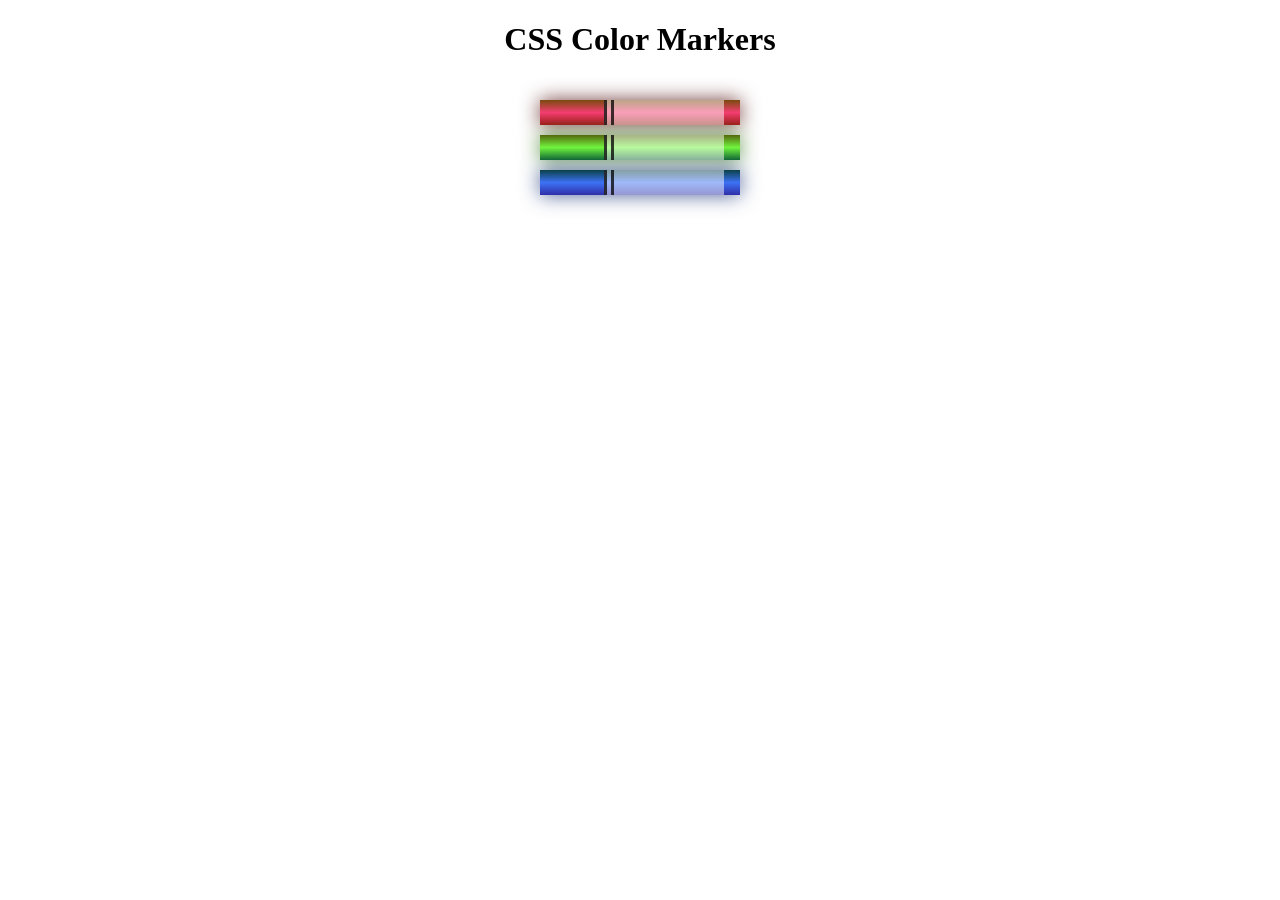
<file: Colored Markers/index.html>
<!DOCTYPE html>
<html lang="en">
  <head>
    <meta charset="utf-8">
    <meta name="viewport" content="width=device-width, initial-scale=1.0">
    <title>Colored Markers</title>
    <link rel="stylesheet" href="styles.css">
  </head>
  <body>
    <h1>CSS Color Markers</h1>
    <div class="container">
      <div class="marker red">
        <div class="cap"></div>
        <div class="sleeve"></div>
      </div>
      <div class="marker green">
        <div class="cap"></div>
        <div class="sleeve"></div>
      </div>
      <div class="marker blue">
        <div class="cap"></div>
        <div class="sleeve"></div>
      </div>
    </div>
  </body>
</html>
</file>
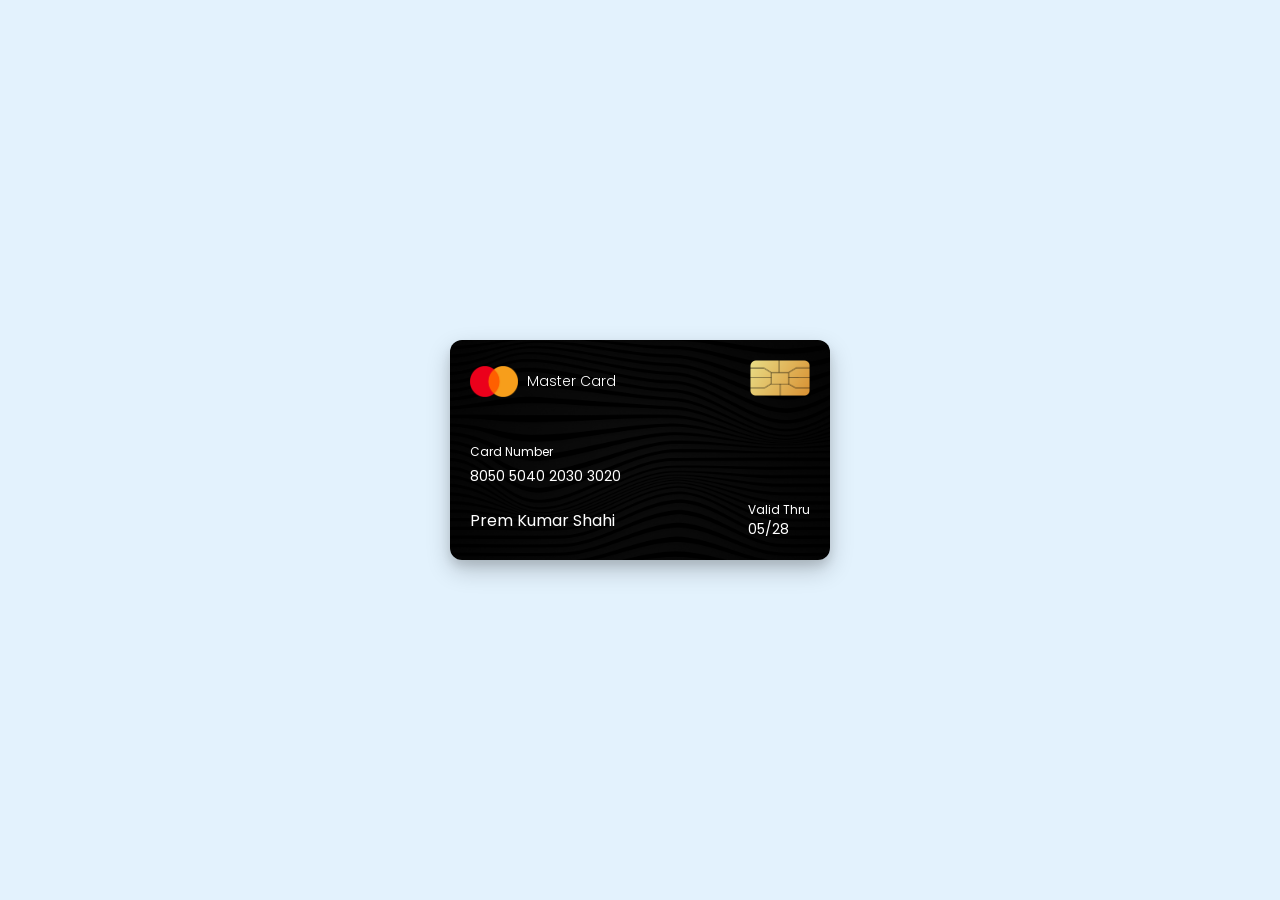
<file: CreditCard/index.html>
<!DOCTYPE html>
<html lang="en">
<head>
  <meta charset="UTF-8">
  <meta name="viewport" content="width=device-width, initial-scale=1.0">
  <link rel="stylesheet" href="style.css">
  <title>Credit Card</title>
</head>
<body>
  <div class="container">
        <div class="header">
          <div class="logo">
            <img src="images/logo.png" alt="logo">
            <span>Master Card</span>
          </div>
          <div class="chip">
            <img src="images/chip.png" alt="chip">
          </div>
        </div>
        <div class="credentials">
          <div class="card-number">
            <p>Card Number</p>
            <p class="number">8050 5040 2030 3020</p>
          </div>
          <div class="card-details">
            <div class="name">Prem Kumar Shahi</div>
            <div class="valid">
              <p class="text">Valid Thru</p>
              <p class="date">05/28</p>
            </div>
          </div>
        </div>

  </div>
</body>
</html>
</file>
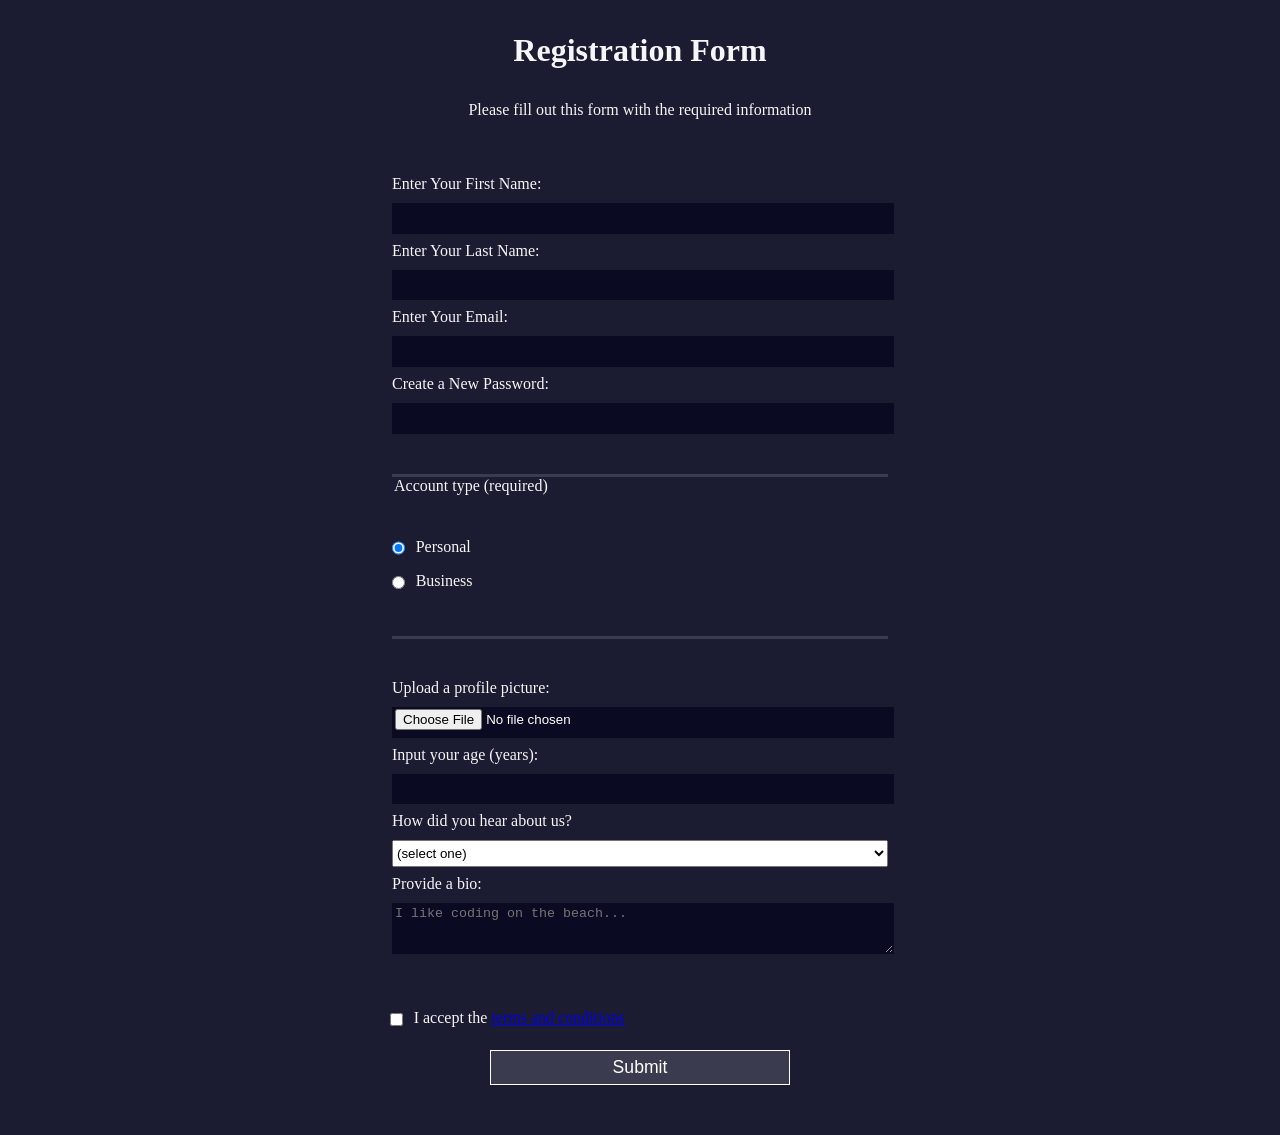
<file: HTML Forms/index.html>
<!DOCTYPE html>
<html lang="en">
  <head>
    <meta charset="UTF-8">
    <title>Registration Form</title>
    <link rel="stylesheet" href="style.css" />
  </head>
  <body>
    <h1>Registration Form</h1>
    <p>Please fill out this form with the required information</p>
    <form method="post" action='https://register-demo.freecodecamp.org'>
      <fieldset>
        <label for="first-name">Enter Your First Name: <input id="first-name" name="first-name" type="text" required /></label>
        <label for="last-name">Enter Your Last Name: <input id="last-name" name="last-name" type="text" required /></label>
        <label for="email">Enter Your Email: <input id="email" name="email" type="email" required /></label>
        <label for="new-password">Create a New Password: <input id="new-password" name="new-password" type="password" pattern="[a-z0-5]{8,}" required /></label>
      </fieldset>
      <fieldset>
        <legend>Account type (required)</legend>
        <label for="personal-account"><input id="personal-account" type="radio" name="account-type" class="inline" checked /> Personal</label>
        <label for="business-account"><input id="business-account" type="radio" name="account-type" class="inline" /> Business</label>
      </fieldset>
      <fieldset>
        <label for="profile-picture">Upload a profile picture: <input id="profile-picture" type="file" name="file" /></label>
        <label for="age">Input your age (years): <input id="age" type="number" name="age" min="13" max="120" /></label>
        <label for="referrer">How did you hear about us?
          <select id="referrer" name="referrer">
            <option value="">(select one)</option>
            <option value="1">freeCodeCamp News</option>
            <option value="2">freeCodeCamp YouTube Channel</option>
            <option value="3">freeCodeCamp Forum</option>
            <option value="4">Other</option>
          </select>
        </label>
        <label for="bio">Provide a bio:
          <textarea id="bio" name="bio" rows="3" cols="30" placeholder="I like coding on the beach..."></textarea>
        </label>
      </fieldset>
      <label for="terms-and-conditions">
        <input class="inline" id="terms-and-conditions" type="checkbox" required name="terms-and-conditions" /> I accept the <a href="https://www.freecodecamp.org/news/terms-of-service/">terms and conditions</a>
      </label>
      <input type="submit" value="Submit" />
    </form>
  </body>
</html>
</file>
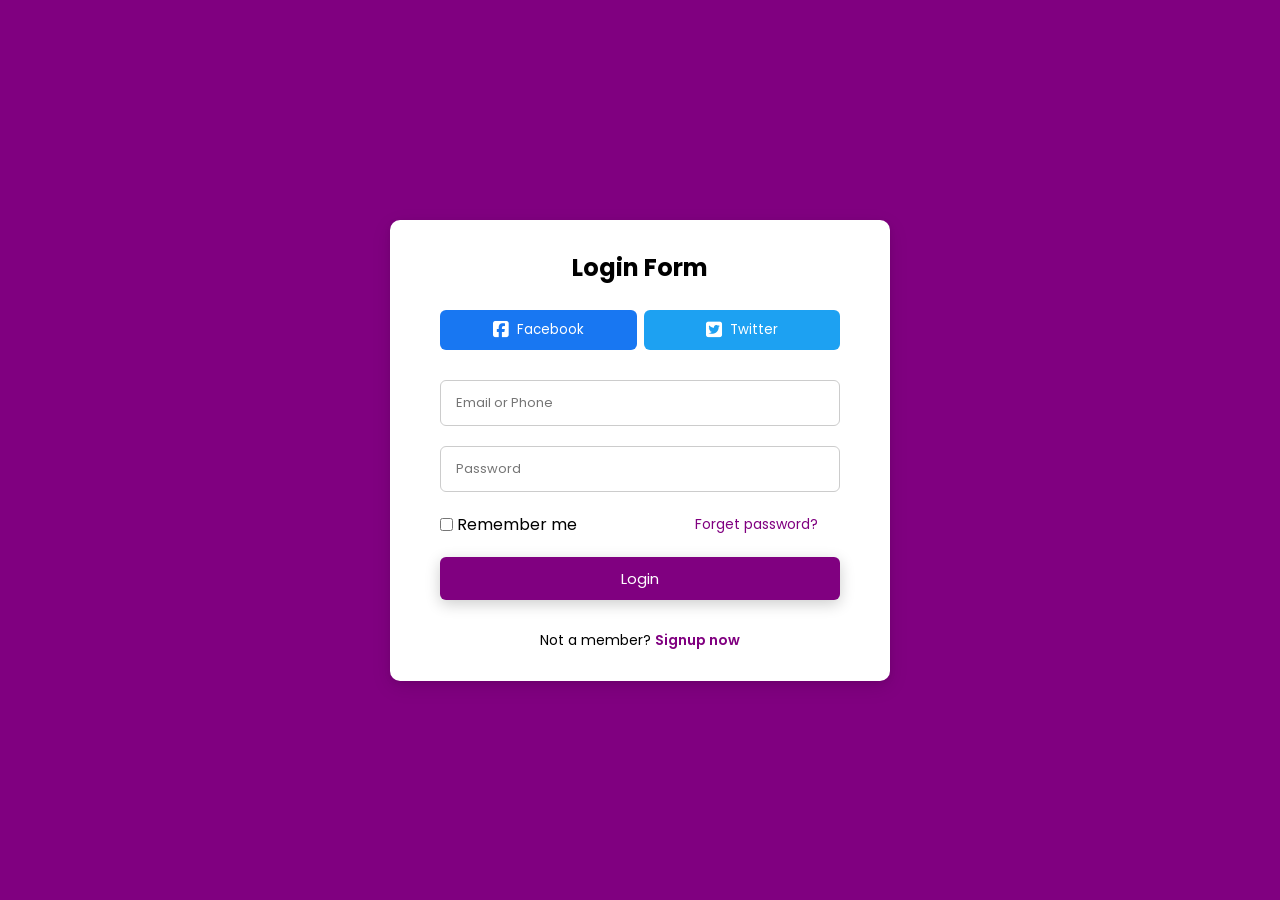
<file: LoginForm/index.html>
<!DOCTYPE html>
<html lang="en">
  <head>
    <meta charset="UTF-8" />
    <meta name="viewport" content="width=device-width, initial-scale=1.0" />
    <link
      href="https://cdnjs.cloudflare.com/ajax/libs/font-awesome/6.5.1/css/all.min.css"
      rel="stylesheet"
    />
    <link rel="stylesheet" href="style.css" />
    <title>Login Form</title>
  </head>
  <body>
    <div class="container">
      <h2>Login Form</h2>
      <div class="social-media">
        <button class="facebook">
          <i class="fa-brands fa-square-facebook"></i><span>Facebook</span>
        </button>
        <button class="twitter">
          <i class="fa-brands fa-square-twitter"></i><span>Twitter</span>
        </button>
      </div>
      <form>
        <input type="text" placeholder="Email or Phone" name="email or phone" />
        <input type="password" placeholder="Password" />
        <div class="login-rows">
          <input type="checkbox" name="rememberMe" id="remember" />&nbsp;
          <label for="remember">Remember me</label>
          <a href="#" class="forget">Forget password?</a>
        </div>
        <button type="submit">Login</button>
      </form>
      <div class="footer">
        Not a member? <span class="signup">Signup now</span>
      </div>
    </div>
  </body>
</html>
</file>
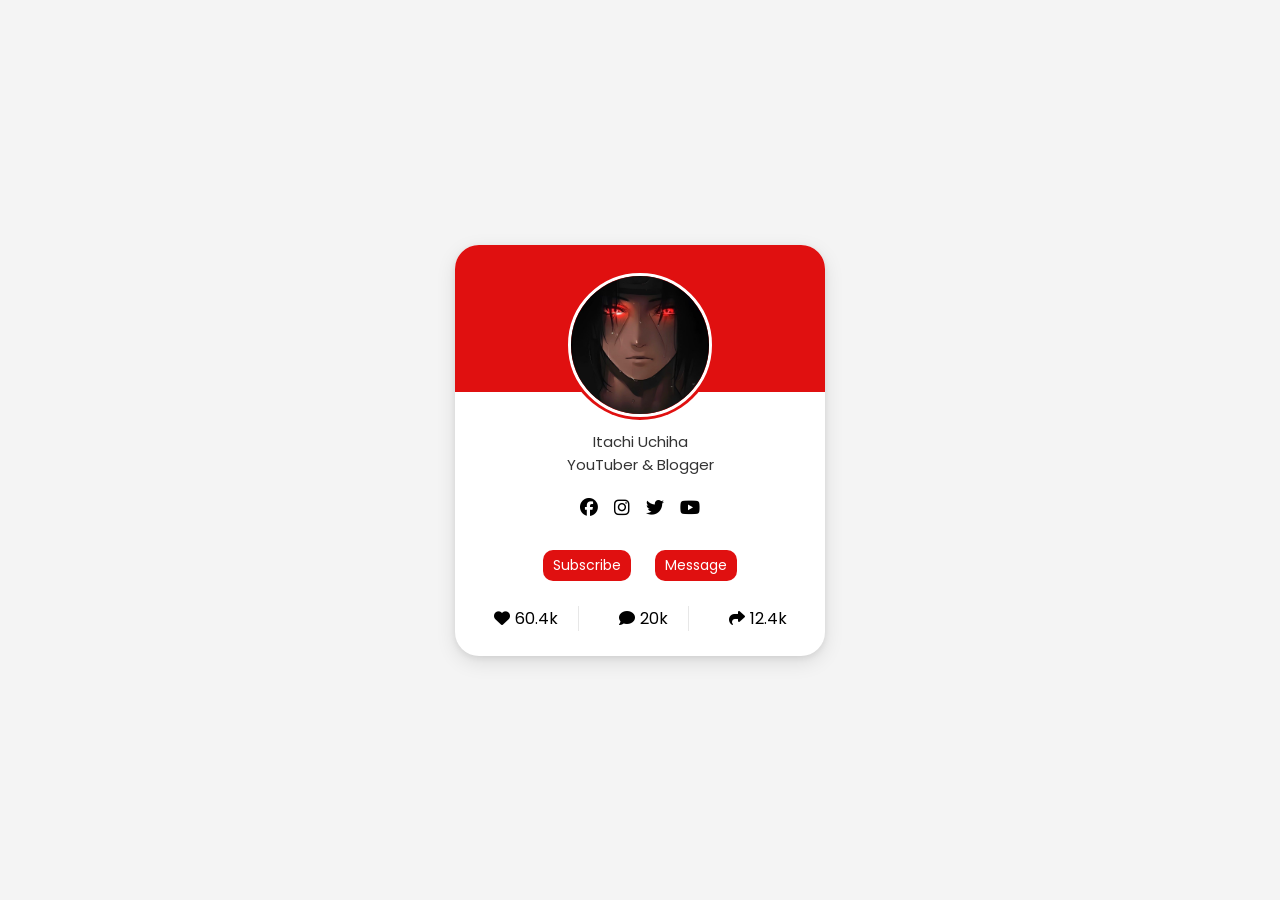
<file: ProfileCard/index.html>
<!DOCTYPE html>
<html lang="en">
  <head>
    <meta charset="UTF-8" />
    <meta name="viewport" content="width=device-width, initial-scale=1.0" />
    <link rel="stylesheet" href="styles.css" />
    <!-- Font Awesome 6 CDN -->
<link
  href="https://cdnjs.cloudflare.com/ajax/libs/font-awesome/6.5.1/css/all.min.css"
  rel="stylesheet"
/>

    <title>Profile Card</title>
  </head>
  <body>
    <div class="profile-card">
      <div class="image">
        <img src="itachi.jpg" alt="profile-image" />
      </div>
      <div class="profile-info">
        <span>Itachi Uchiha</span>
        <span>YouTuber & Blogger</span>
      </div>
    <div class="media-buttons">
        <a href="#"><i class="fab fa-facebook"></i></a>
        <a href="#"><i class="fab fa-instagram"></i></a>
        <a href="#"><i class="fab fa-twitter"></i></a>
        <a href="#"><i class="fab fa-youtube"></i></a>
    </div>

      <div class="buttons">
        <button>Subscribe</button>
        <button>Message</button>
      </div>
      <div class="analytics">
        <div class="data">
          <i class="fa-solid fa-heart"></i>
          <span>60.4k</span>
        </div>
        <div class="data">
          <i class="fa-solid fa-comment"></i>
          <span>20k</span>
        </div>
        <div class="data">
          <i class="fa-solid fa-share"></i>
          <span>12.4k</span>
        </div>
      </div>
    </div>
  </body>
</html>
</file>
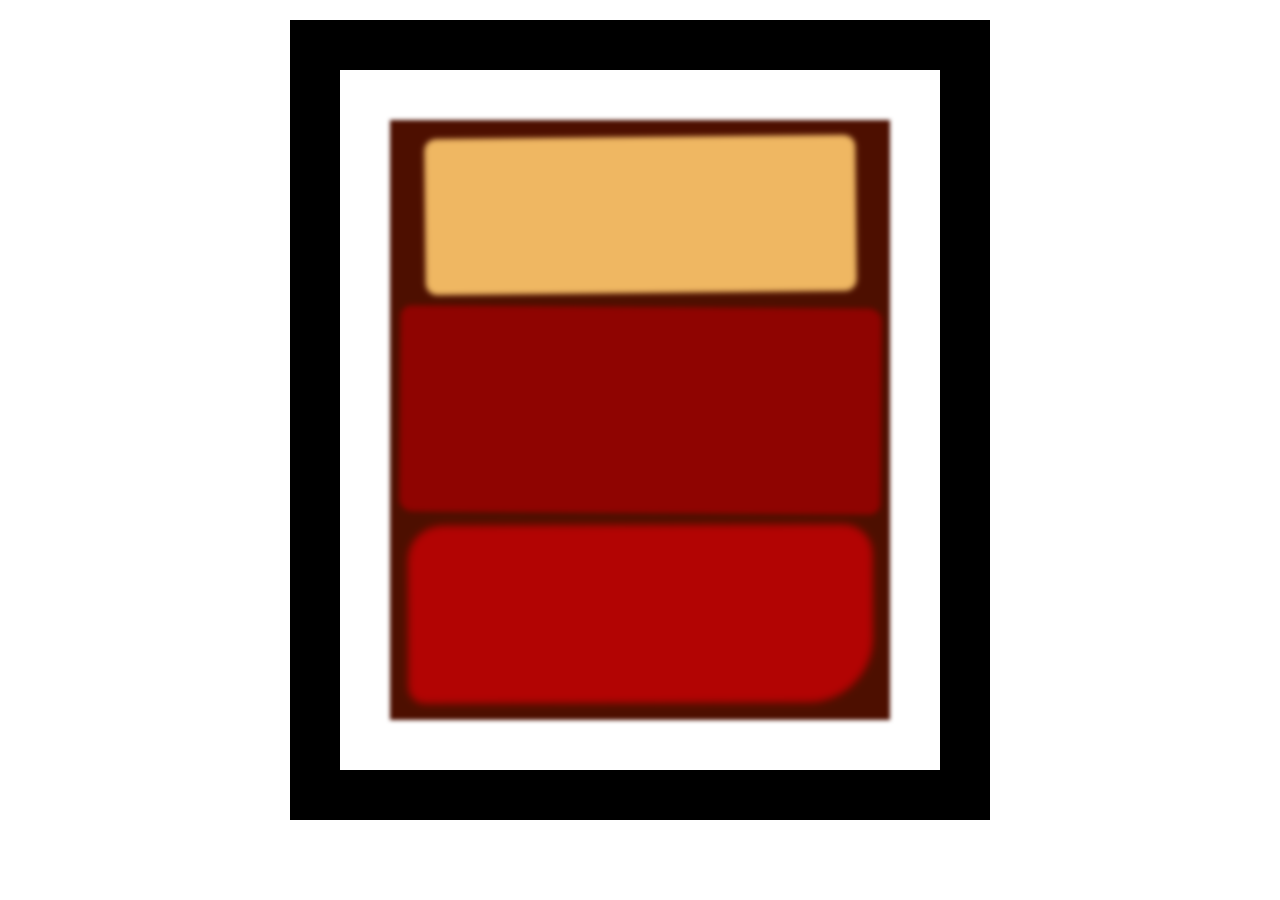
<file: RothkoPainting/index.html>
<!DOCTYPE html>
<html lang="en">
  <head>
    <meta charset="UTF-8">
    <title>Rothko Painting</title>
    <link href="./styles.css" rel="stylesheet">
  </head>
  <body>
    <div class="frame">
      <div class="canvas">
        <div class="one"></div>
        <div class="two"></div>
        <div class="three"></div>
      </div>
    </div>
  </body>
</html>
</file>
<file: Colored Markers/styles.css>
h1 {
  text-align: center;
}

.container {
  background-color: rgb(255, 255, 255);
  padding: 10px 0;
}

.marker {
  width: 200px;
  height: 25px;
  margin: 10px auto;
}

.cap {
  width: 60px;
  height: 25px;
}

.sleeve {
  width: 110px;
  height: 25px;
  background-color: rgba(255, 255, 255, 0.5);
  border-left: 10px double rgba(0, 0, 0, 0.75);
}

.cap, .sleeve {
  display: inline-block;
}

.red {
  background: linear-gradient(rgb(122, 74, 14), rgb(245, 62, 113), rgb(162, 27, 27));
  box-shadow: 0 0 20px 0 rgba(83, 14, 14, 0.8);
}

.green {
  background: linear-gradient(#55680D, #71F53E, #116C31);
  box-shadow: 0 0 20px 0 #3B7E20CC;
}

.blue {
  background: linear-gradient(hsl(186, 76%, 16%), hsl(223, 90%, 60%), hsl(240, 56%, 42%));
  box-shadow: 0 0 20px 0  hsla(223,59%,31%,0.8);
}
</file>
<file: CreditCard/style.css>
@import url("https://fonts.googleapis.com/css2?family=Outfit:wght@100..900&family=Plus+Jakarta+Sans:ital,wght@0,200..800;1,200..800&family=Poppins:ital,wght@0,100;0,200;0,300;0,400;0,500;0,600;0,700;0,800;0,900;1,100;1,200;1,300;1,400;1,500;1,600;1,700;1,800;1,900&display=swap");

* {
  margin: 0;
  padding: 0;
  box-sizing: border-box;
  font-family: "Poppins", sans-serif;
  color: white;
}

body {
  /* width: 100vw; */
  min-height: 100vh;
  display: flex;
  justify-content: center;
  align-items: center;
  background-color: #e3f2fd;
}

.container {
  background-image: url(images/bg.png);
  background-size: cover;
  border-radius: 12px;
  padding: 20px;
  max-width: 380px;
  width: 100%;
  box-shadow: 0 10px 25px rgba(0, 0, 0, 0.2), 0 6px 10px rgba(0, 0, 0, 0.1);
}

.header {
  display: flex;
  align-items: center;
  justify-content: space-between;
}

.logo {
  display: flex;
  justify-content: center;
  align-items: center;
}

.logo img {
  width: 48px;
}

span {
  margin-left: 9px;
  color: white;
  font-size: 14px;
  font-weight: 300;
}

.chip img {
  width: 60px;
}

.credentials {
    margin-top: 40px;
}

.card-number:nth-child(1) {
  font-size: 12px;
  margin-bottom: 9px;
}

.number {
    margin-top: 5px;
    font-size: 14px;
}

.card-details {
  display: flex;
  justify-content: space-between;
  align-items: center;
  margin-top: 14px;
}

.name {
    font-size: 16px;
    font-weight: 400;
}

.text {
    font-size: 12px;
}

.date {
     font-size: 14px;
}
</file>
<file: HTML Forms/style.css>
body {
  width: 100%;
  height: 100vh;
  margin: 0;
  background-color: #1b1b32;
  color: #f5f6f7;
  font-family: Tahoma;
  font-size: 16px;
}

h1, p {
  margin: 1em auto;
  text-align: center;
}

form {
  width: 60vw;
  max-width: 500px;
  min-width: 300px;
  margin: 0 auto;
  padding-bottom: 2em;
}

fieldset {
  border: none;
  padding: 2rem 0;
  border-bottom: 3px solid #3b3b4f;
}

fieldset:last-of-type {
  border-bottom: none;
}

label {
  display: block;
  margin: 0.5rem 0;
}

input,
textarea,
select {
  margin: 10px 0 0 0;
  width: 100%;
  min-height: 2em;
}

input, textarea {
  background-color: #0a0a23;
  border: 1px solid #0a0a23;
  color: #ffffff;
}

.inline {
  width: unset;
  margin: 0 0.5em 0 0;
  vertical-align: middle;
}

input[type="submit"] {
  display: block;
  width: 60%;
  margin: 1em auto;
  height: 2em;
  font-size: 1.1rem;
  background-color: #3b3b4f;
  border-color: white;
  min-width: 300px;
}

input[type="file"] {
  padding: 1px 2px;
}
</file>
<file: LoginForm/style.css>
@import url("https://fonts.googleapis.com/css2?family=Outfit:wght@100..900&family=Plus+Jakarta+Sans:ital,wght@0,200..800;1,200..800&family=Poppins:ital,wght@0,100;0,200;0,300;0,400;0,500;0,600;0,700;0,800;0,900;1,100;1,200;1,300;1,400;1,500;1,600;1,700;1,800;1,900&display=swap");

* {
  margin: 0;
  padding: 0;
  box-sizing: border-box;
  font-family: "Poppins", sans-serif;
}

body {
  height: 100vh;
  width: 100vw;
  background: purple;
  display: flex;
  justify-content: center;
  align-items: center;
}

.container {
  width: 100%;
  max-width: 500px;
  /* height: 330px; */
  background-color: #fff;
  border-radius: 10px;
  padding: 30px 20px;
  box-shadow: 0 6px 20px rgba(0, 0, 0, 0.1), 0 2px 6px rgba(0, 0, 0, 0.08);
}

h2 {
  text-align: center;
}

/* Social Media */

.social-media {
  display: flex;
  width: 400px;
  justify-content: center;
  align-items: center;
  margin: 25px auto;
  gap: 7px;
}

button {
  flex: 1;
  padding: 10px 0;
  border-radius: 6px;
  border: none;
  display: flex;
  gap: 8px;
  align-items: center;
  justify-content: center;
}

.facebook {
  background-color: #1877f2;
  color: white;
}

.twitter {
  background-color: #1da1f2;
  color: white;
}

.facebook i,
.twitter i {
  font-size: 18px;
}

/* Form  */

form {
  display: flex;
  flex-direction: column;
  gap: 20px;
  max-width: 400px;
  margin: 30px auto;
}

input {
  padding: 12px 15px;
  border-radius: 6px;
  font-size: 13px;
  border: 1px solid #ccc;
}

.login-rows {
  width: 400px;
  display: flex;
  align-items: center;
  /* justify-content: space-between; */
}

.login-rows label {
    font-size: gray;
    
}



.forget {
  margin-left: 118px;
  color: purple;
  text-decoration: none;
  font-size: 14px;
}


/* Login Button */
button[type="submit"] {
  text-align: center;
  background-color: purple;
  color: white;
  display: flex;
  justify-content: center;
  font-size: 15px;
  box-shadow: 0 4px 15px rgba(0,0,0,0.2);
}

/* footer */

.footer {
  margin-top: 20px;
  text-align: center;
  font-size: 14px;
}

.signup {
  color: purple;
  cursor: pointer;
  font-weight: 600;
}
</file>
<file: ProfileCard/styles.css>
@import url("https://fonts.googleapis.com/css2?family=Outfit:wght@100..900&family=Plus+Jakarta+Sans:ital,wght@0,200..800;1,200..800&family=Poppins:ital,wght@0,100;0,200;0,300;0,400;0,500;0,600;0,700;0,800;0,900;1,100;1,200;1,300;1,400;1,500;1,600;1,700;1,800;1,900&display=swap");

* {
  margin: 0;
  padding: 0;
  box-sizing: border-box;
  font-family: "Poppins", sans-serif;
}

body {
  height: 100vh;
  display: flex;
  align-items: center;
  justify-content: center;
  background-color: #f4f4f4;
}

.profile-card {
  display: flex;
  flex-direction: column;
  align-items: center;
  background: #fff;
  border-radius: 24px;
  padding: 25px;
  max-width: 370px;
  width: 100%;
  box-shadow: 0 6px 20px rgba(0, 0, 0, 0.1), 0 2px 6px rgba(0, 0, 0, 0.08);
  position: relative;
}

.profile-card::before {
  content: "";
  position: absolute;
  top: 0;
  left: 0;
  height: 36%;
  width: 100%;
  background-color: #e01010;
  border-radius: 24px 24px 0 0;
}

.image {
  position: relative;
  height: 150px;
  width: 150px;
  border-radius: 50%;
  background-color: #e01010;
  padding: 3px;
  margin-bottom: 10px;
}

.image img {
  height: 100%;
  width: 100%;
  object-fit: cover;
  border-radius: 50%;
  border: 3px solid #fff;
}

.profile-info {
  display: flex;
  flex-direction: column;
  align-items: center;
  color: #333;
}

.profile-info:nth-child(1) {
  font-size: 22px;
  font-weight: 500;
}

.profile-info:nth-child(2) {
  font-size: 15px;
  font-weight: 400;
}

.media-buttons {
  display: flex;
  align-items: center;
  margin-top: 15px;
}

.media-buttons a {
  display: flex;
  align-items: center;
  justify-content: center;
  color: #000;
  font-size: 18px;
  height: 34px;
  border-radius: 50%;
  margin: 0 8px;
  text-decoration: none;
}

.media-buttons a:hover {
  color: #e01010;
}

.buttons {
  display: flex;
  justify-content: center;
  margin-top: 25px;
}

button {
  color: #fff;
  background-color: #e01010;
  outline: none;
  border: none;
  font-size: 14px;
  font-weight: 400;
  padding: 5px 10px;
  border-radius: 10px;
  margin: 0 12px;
  cursor: pointer;
  transition: all 0.3s ease;
}

button:hover {
  background-color: #c80000;
  color: white;
}

.analytics {
  display: flex;
  justify-content: center;
  align-items: center;
  margin-top: 25px;
}

.analytics .data {
  display: flex;
  align-items: center;
  gap: 5px;
  padding: 0 20px;
  margin: 0 10px;
  border-right: 1px solid #e7e7e7;
}

.data:last-child {
  border-right: none;
}
</file>
<file: RothkoPainting/styles.css>
.canvas {
  width: 500px;
  height: 600px;
  background-color: #4d0f00;
  overflow: hidden;
  filter: blur(2px);
}

.frame {
  border: 50px solid black;
  width: 500px;
  padding: 50px;
  margin: 20px auto;
}

.one {
  width: 425px;
  height: 150px;
  background-color: #efb762;
  margin: 20px auto;
  box-shadow: 0 0 3px 3px #efb762;
  border-radius: 9px;
  transform: rotate(-0.6deg);
}

.two {
  width: 475px;
  height: 200px;
  background-color: #8f0401;
  margin: 0 auto 20px;
  box-shadow: 0 0 3px 3px #8f0401;
  border-radius: 8px 10px;
  transform: rotate(0.4deg);
}

.one, .two {
  filter: blur(1px);
}

.three {
  width: 91%;
  height: 28%;
  background-color: #b20403;
  margin: auto;
  filter: blur(2px);
  box-shadow: 0 0 5px 5px #b20403;
  border-radius: 30px 25px 60px 12px;
transform:rotate(-0.2deg)
}
</file>
